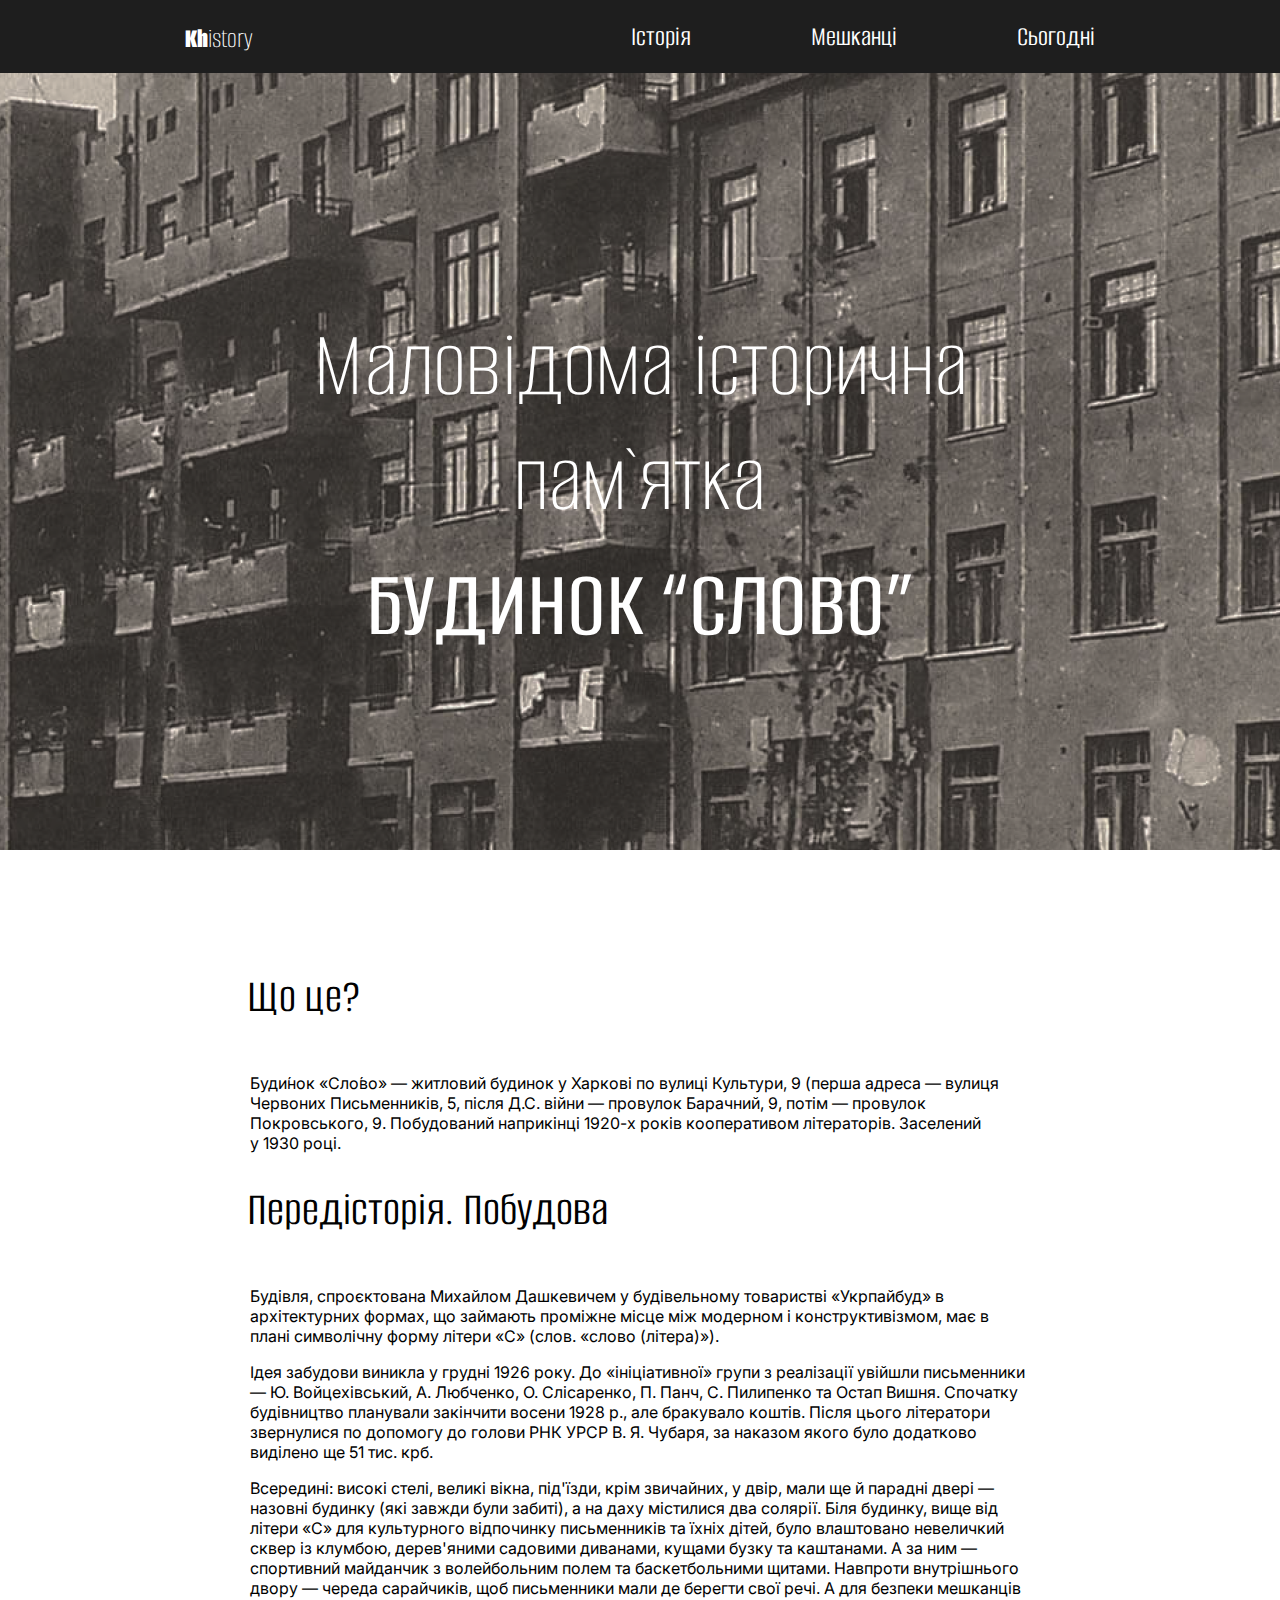
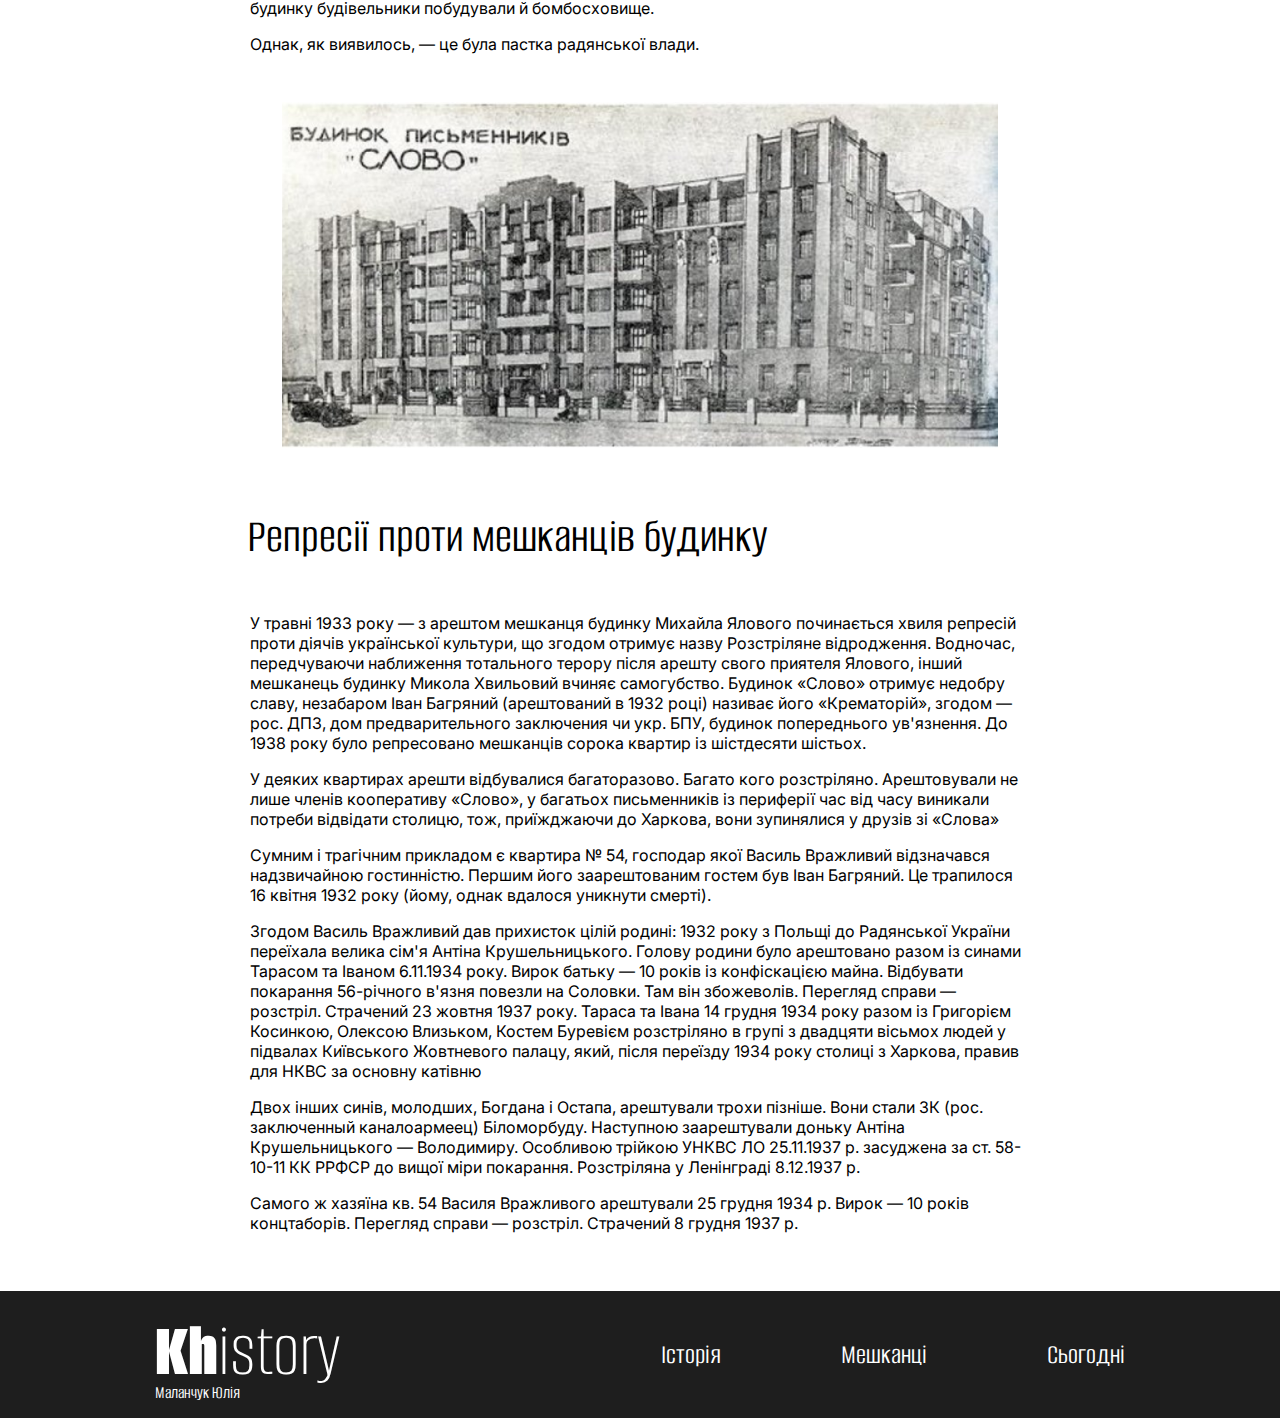
<file: index.html>
<!DOCTYPE html>
<html lang="en">
<head>
    <meta charset="UTF-8">
    <meta name="viewport" content="width=device-width, initial-scale=1.0">
    <link rel="preconnect" href="https://fonts.googleapis.com">
    <link rel="preconnect" href="https://fonts.gstatic.com" crossorigin>
    <link href="https://fonts.googleapis.com/css2?family=Alumni+Sans:ital,wght@0,500;1,500&family=Crimson+Pro:ital,wght@0,400;0,700;1,400&family=Inter:wght@500&display=swap" rel="stylesheet">
    <link rel="preconnect" href="https://fonts.googleapis.com">
    <link rel="preconnect" href="https://fonts.gstatic.com" crossorigin>
    <link href="https://fonts.googleapis.com/css2?family=Crimson+Pro:ital,wght@0,400;0,700;1,400&family=Inter:wght@500&display=swap" rel="stylesheet">
    <link rel="stylesheet" href="style.css">
    <title>Khistory</title>
</head>
<body>
    <header>
        <h1 class="t"><a href="./index.html"><span class="kh">Kh</span><span class="end">istory</span></a></h1>    
        <nav>
                <ul>
                    <li>
                        <a href="./index.html">Історія</a>
                    </li>
                    <li>
                        <a href="./tenders.html">Мешканці</a>
                    </li>
                    <li>
                        <a href="./today.html">Сьогодні</a>
                    </li>
                </ul>
            </nav>   
    </header>
    <section class="hero"> 
        <div>
            <p class="p1" style='font-size: 96px; font-weight: 200;'>Маловідома історична пам`ятка</p>
            <p class="p2" style='font-size: 96px;'>БУДИНОК “СЛОВО”</p>
        </div>
    </section>

    <section class="text">
        <div class="container">
            <h2>Що це?</h2>
                <p>
                    Буди́нок «Сло́во» — житловий будинок у Харкові по вулиці Культури, 9 (перша адреса — вулиця Червоних Письменників, 5, після Д.С. війни — провулок Барачний, 9, потім — провулок Покровського, 9. Побудований наприкінці 1920-х років кооперативом літераторів. Заселений у 1930 році.
                </p>
                <h3>Передісторія. Побудова</h3>
                    <p>
                        Будівля, спроєктована Михайлом Дашкевичем у будівельному товаристві «Укрпайбуд» в архітектурних формах, що займають проміжне місце між модерном і конструктивізмом, має в плані символічну форму літери «С» (слов. «слово (літера)»).
                    </p>
                    <p>  
                        Ідея забудови виникла у грудні 1926 року. До «ініціативної» групи з реалізації увійшли письменники — Ю. Войцехівський, А. Любченко, О. Слісаренко, П. Панч, С. Пилипенко та Остап Вишня. Спочатку будівництво планували закінчити восени 1928 р., але бракувало коштів. Після цього літератори звернулися по допомогу до голови РНК УРСР В. Я. Чубаря, за наказом якого було додатково виділено ще 51 тис. крб.
                    </p>
                    <p>
                        Всередині: високі стелі, великі вікна, під'їзди, крім звичайних, у двір, мали ще й парадні двері — назовні будинку (які завжди були забиті), а на даху містилися два солярії. Біля будинку, вище від літери «С» для культурного відпочинку письменників та їхніх дітей, було влаштовано невеличкий сквер із клумбою, дерев'яними садовими диванами, кущами бузку та каштанами. А за ним — спортивний майданчик з волейбольним полем та баскетбольними щитами. Навпроти внутрішнього двору — череда сарайчиків, щоб письменники мали де берегти свої речі. А для безпеки мешканців будинку будівельники побудували й бомбосховище.
                    </p>
                    <p>
                        Однак, як виявилось, — це була пастка радянської влади.
                    </p>

                    <img src="./Assets/Img/house.png" alt="">

                    <h4>Репресії проти мешканців будинку</h4>
                    <p>
                        У травні 1933 року — з арештом мешканця будинку Михайла Ялового починається хвиля репресій проти діячів української культури, що згодом отримує назву Розстріляне відродження. Водночас, передчуваючи наближення тотального терору після арешту свого приятеля Ялового, інший мешканець будинку Микола Хвильовий вчиняє самогубство. Будинок «Слово» отримує недобру славу, незабаром Іван Багряний (арештований в 1932 році) називає його «Крематорій», згодом — рос. ДПЗ, дом предварительного заключения чи укр. БПУ, будинок попереднього ув'язнення. До 1938 року було репресовано мешканців сорока квартир із шістдесяти шістьох.
                    </p>
                    <p>
                        У деяких квартирах арешти відбувалися багаторазово. Багато кого розстріляно. Арештовували не лише членів кооперативу «Слово», у багатьох письменників із периферії час від часу виникали потреби відвідати столицю, тож, приїжджаючи до Харкова, вони зупинялися у друзів зі «Слова»
                    </p>
                    <p>
                        Сумним і трагічним прикладом є квартира № 54, господар якої Василь Вражливий відзначався надзвичайною гостинністю. Першим його заарештованим гостем був Іван Багряний. Це трапилося 16 квітня 1932 року (йому, однак вдалося уникнути смерті).
                    </p>
                    <p>
                        Згодом Василь Вражливий дав прихисток цілій родині: 1932 року з Польщі до Радянської України переїхала велика сім'я Антіна Крушельницького. Голову родини було арештовано разом із синами Тарасом та Іваном 6.11.1934 року. Вирок батьку — 10 років із конфіскацією майна. Відбувати покарання 56-річного в'язня повезли на Соловки. Там він збожеволів. Перегляд справи — розстріл. Страчений 23 жовтня 1937 року. Тараса та Івана 14 грудня 1934 року разом із Григорієм Косинкою, Олексою Влизьком, Костем Буревієм розстріляно в групі з двадцяти вісьмох людей у підвалах Київського Жовтневого палацу, який, після переїзду 1934 року столиці з Харкова, правив для НКВС за основну катівню
                    </p>
                    <p>
                        Двох інших синів, молодших, Богдана і Остапа, арештували трохи пізніше. Вони стали ЗК (рос. заключенный каналоармеец) Біломорбуду. Наступною заарештували доньку Антіна Крушельницького — Володимиру. Особливою трійкою УНКВС ЛО 25.11.1937 р. засуджена за ст. 58-10-11 КК РРФСР до вищої міри покарання. Розстріляна у Ленінграді 8.12.1937 р.
                    </p>
                    <p>
                        Самого ж хазяїна кв. 54 Василя Вражливого арештували 25 грудня 1934 р. Вирок — 10 років концтаборів. Перегляд справи — розстріл. Страчений 8 грудня 1937 р.
                    </p>
        </div>
    </section>

    <footer>
        <div class="f_cont">
            <h1 class="t"><a href="./index.html"  id="footer_title"><span class="kh">Kh</span><span class="end">istory</span></a></h1>   
            <p>Маланчук Юлія</p> 
        </div>
        <nav>
            <ul>
                <li>
                    <a href="">Історія</a>
                </li>
                <li>
                    <a href="">Мешканці</a>
                </li>
                <li>
                    <a href="">Сьогодні</a>
                </li>
            </ul>
        </nav>   
    </footer>
</body>
</html>
</file>
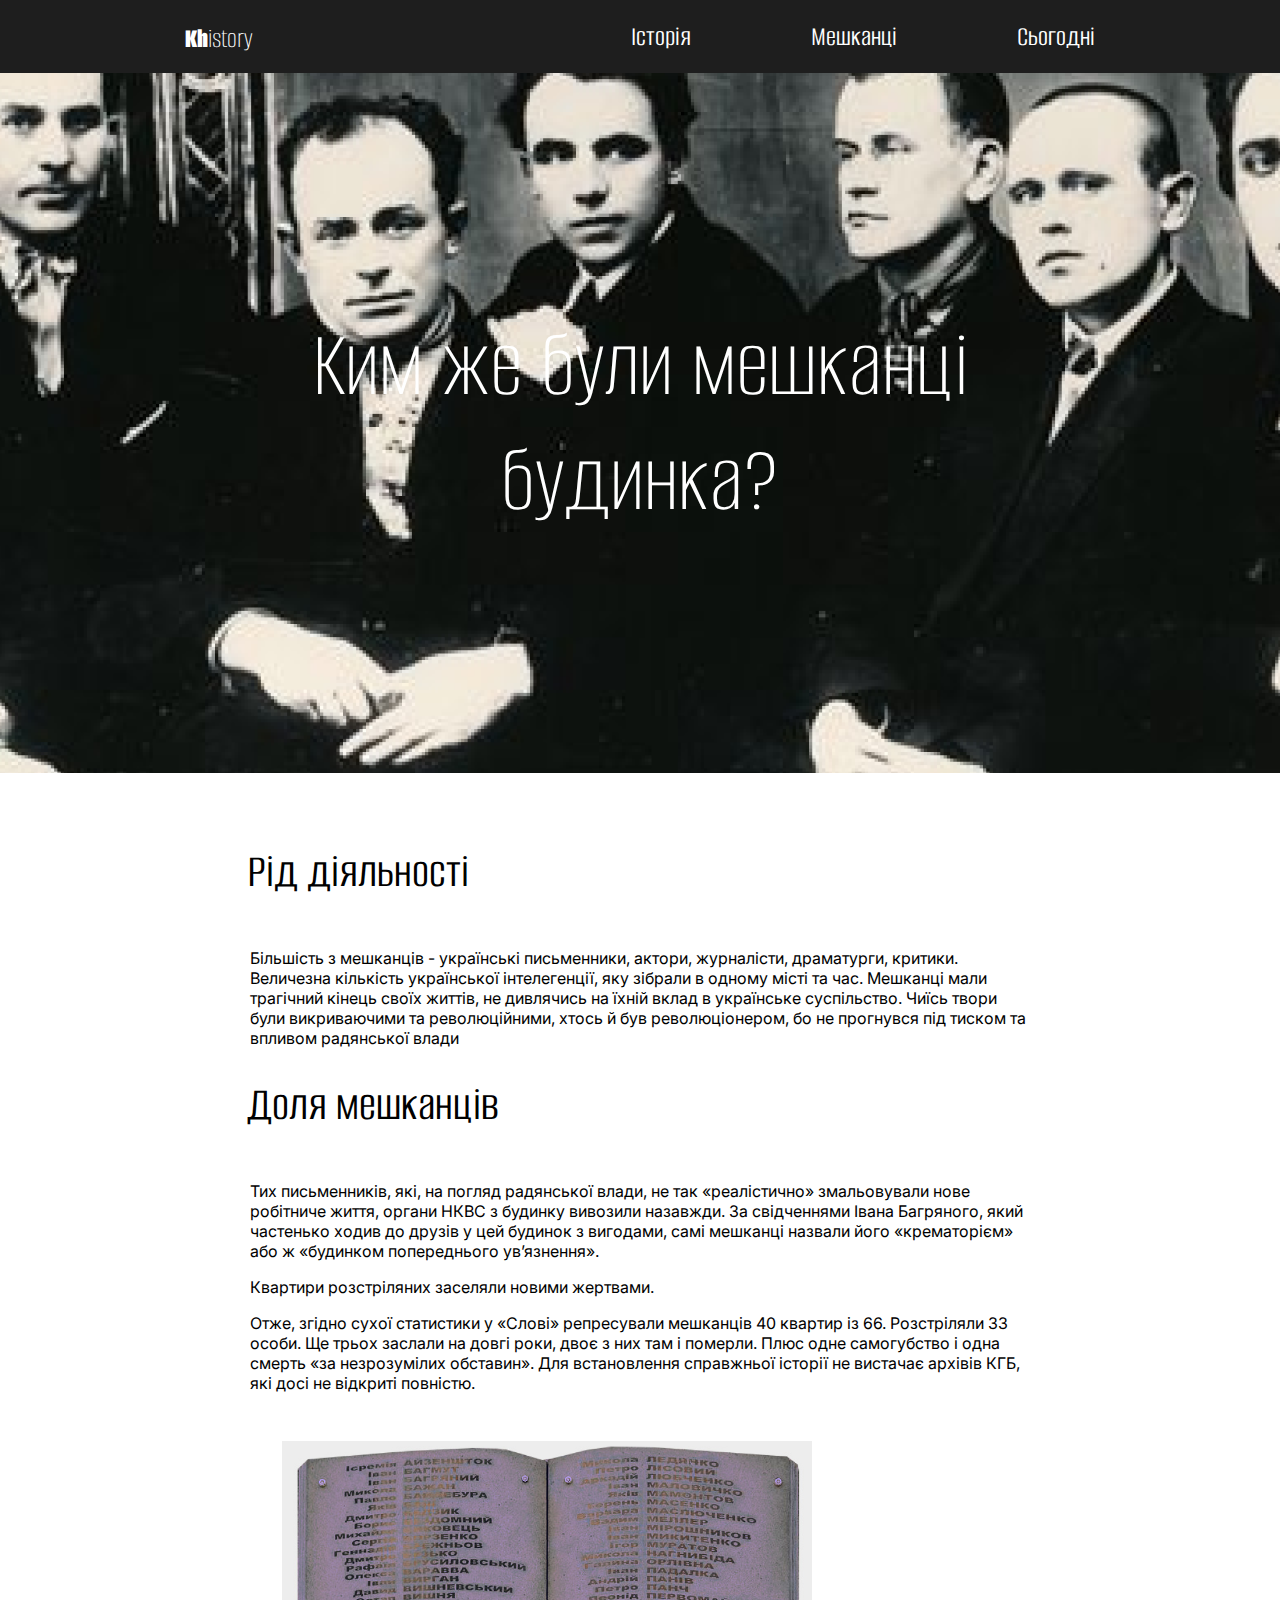
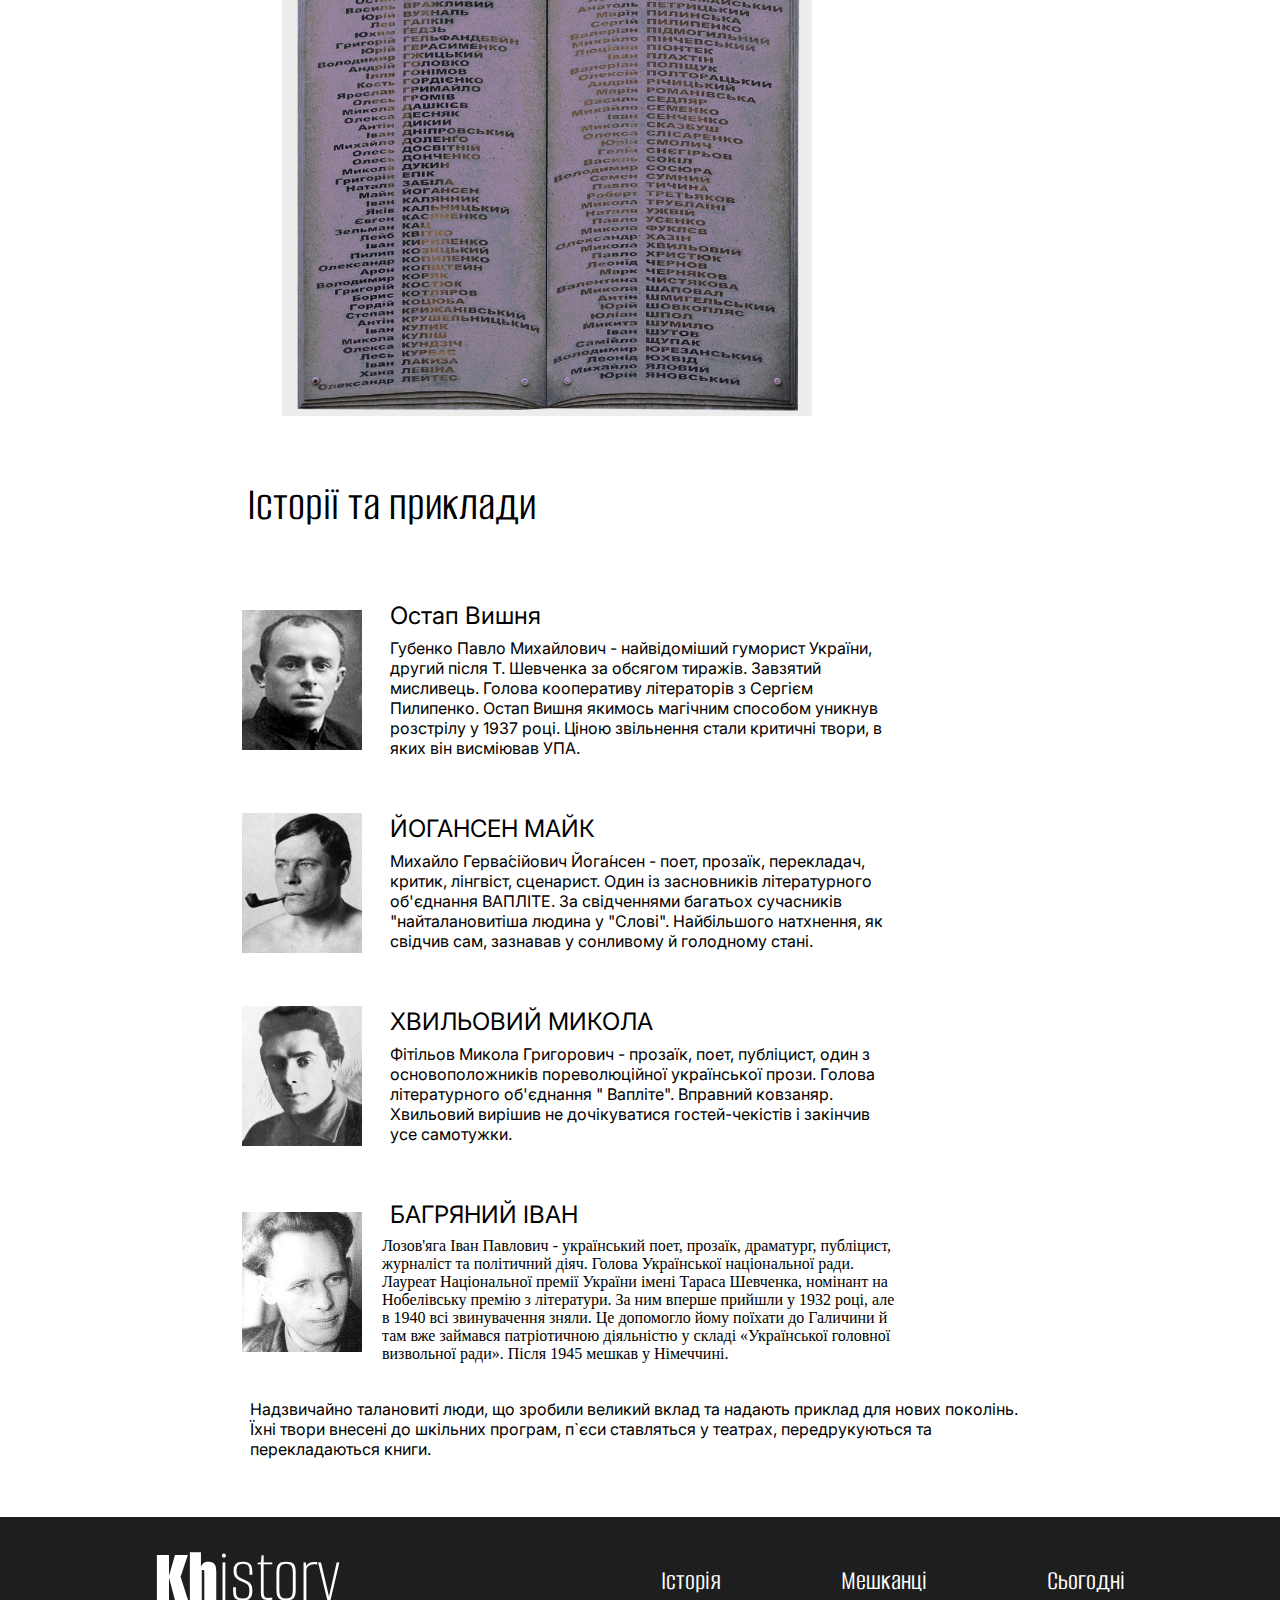
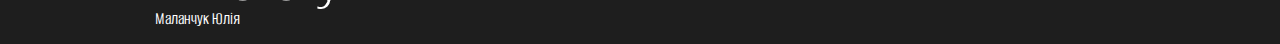
<file: tenders.html>
<!DOCTYPE html>
<html lang="en">
<head>
    <meta charset="UTF-8">
    <meta name="viewport" content="width=device-width, initial-scale=1.0">
    <link rel="preconnect" href="https://fonts.googleapis.com">
    <link rel="preconnect" href="https://fonts.gstatic.com" crossorigin>
    <link href="https://fonts.googleapis.com/css2?family=Alumni+Sans:ital,wght@0,500;1,500&family=Crimson+Pro:ital,wght@0,400;0,700;1,400&family=Inter:wght@500&display=swap" rel="stylesheet">
    <link rel="preconnect" href="https://fonts.googleapis.com">
    <link rel="preconnect" href="https://fonts.gstatic.com" crossorigin>
    <link href="https://fonts.googleapis.com/css2?family=Crimson+Pro:ital,wght@0,400;0,700;1,400&family=Inter:wght@500&display=swap" rel="stylesheet">
    <link rel="stylesheet" href="style.css">
    <title>Khistory</title>
</head>
<body>
    <header>
            <h1 class="t"><a href="./index.html"><span class="kh">Kh</span><span class="end">istory</span></a></h1>    
            <nav>
                <ul>
                    <li>
                        <a href="./index.html">Історія</a>
                    </li>
                    <li>
                        <a href="">Мешканці</a>
                    </li>
                    <li>
                        <a href="./today.html">Сьогодні</a>
                    </li>
                </ul>
            </nav>   
    </header>

    <section class="hero" id="hero2"> 
        <div>
            <p class="p1" style='font-size: 96px; font-weight: 200;'>
                Ким же були мешканці будинка?
            </p>
        </div>
    </section>

    <section class="text">
        <div class="container">
            <h2>Рід діяльності</h2>
            <p>
                Більшість з мешканців - українські письменники, актори, журналісти, драматурги, критики. Величезна кількість української інтелегенції, яку зібрали в одному місті та час. Мешканці мали трагічний кінець своїх життів, не дивлячись на їхній вклад в українське суспільство. Чиїсь твори були викриваючими та революційними, хтось й був революціонером, бо не прогнувся під тиском та впливом радянської влади
            </p>

            <h3>Доля мешканців </h3>
            <p>
                Тих письменників, які, на погляд радянської влади, не так «реалістично» змальовували нове робітниче життя, органи НКВС з будинку вивозили назавжди. За свідченнями Івана Багряного, який частенько ходив до друзів у цей будинок з вигодами, самі мешканці назвали його «крематорієм» або ж «будинком попереднього ув’язнення».
            </p>
            <p>
                Квартири розстріляних заселяли новими жертвами.
            </p>
            <p>
                Отже, згідно сухої статистики у «Слові» репресували мешканців 40 квартир із 66. Розстріляли 33 особи. Ще трьох заслали на довгі роки, двоє з них там і померли. Плюс одне самогубство і одна смерть «за незрозумілих обставин». Для встановлення справжньої історії не вистачає архівів КГБ, які досі не відкриті повністю.
            </p>
            <img src="./Assets/Img/book.png" class="img_tenders" alt="">

            <h3>Історії та приклади</h3>

            <div class="poets">
                <div class="poet">
                    <img src="./Assets/Img/poet1.png" style="width: 120px; height: 140px; margin: 0;" alt="">
                        <div class="info">
                            <p class="title">Остап Вишня</p>
                            <p>Губенко Павло Михайлович - найвідоміший гуморист України, другий після Т. Шевченка за обсягом тиражів. Завзятий мисливець. Голова кооперативу літераторів з Сергієм Пилипенко. Остап Вишня якимось магічним способом уникнув розстрілу у 1937 році. Ціною звільнення стали критичні твори, в яких він висміював УПА.</p>
                        </div>
                </div>
                <div class="poet">
                    <img src="./Assets/Img/poet2.png" style="width: 120px; height: 140px; margin: 0;" alt="">
                        <div class="info">
                            <p class="title">ЙОГАНСЕН МАЙК</p>
                            <p>Михайло Герва́сійович Йога́нсен - поет, прозаїк, перекладач, критик, лінгвіст, сценарист. Один із засновників літературного об'єднання ВАПЛІТЕ. За свідченнями багатьох сучасників "найталановитіша людина у "Слові". Найбільшого натхнення, як свідчив сам, зазнавав у сонливому й голодному стані.</p>
                        </div>
                </div>
                <div class="poet">
                    <img src="./Assets/Img/poet3.png" style="width: 120px; height: 140px; margin: 0;" alt="">
                        <div class="info">
                            <p class="title">ХВИЛЬОВИЙ МИКОЛА</p>
                            <p>Фітільов Микола Григорович - прозаїк, поет, публіцист, один з основоположників пореволюційної української прози. Голова літературного об'єднання " Вапліте". Вправний ковзаняр. Хвильовий вирішив не дочікуватися гостей-чекістів і закінчив усе самотужки.</p>
                        </div>
                </div>
                <div class="poet">
                    <img src="./Assets/Img/poet4.png" style="width: 120px; height: 140px; margin: 0;" alt="">
                        <div class="info">
                            <p class="title">БАГРЯНИЙ ІВАН
                            </p>
                                Лозов'яга Іван Павлович - український поет, прозаїк, драматург, публіцист, журналіст та політичний діяч. Голова Української національної ради. Лауреат Національної премії України імені Тараса Шевченка, номінант на Нобелівську премію з літератури. За ним вперше прийшли у 1932 році, але в 1940 всі звинувачення зняли. Це допомогло йому поїхати до Галичини й там вже займався патріотичною діяльністю у складі «Української головної визвольної ради». Після 1945 мешкав у Німеччині.
                            </p>
                        </div>
                </div>
            </div>
            <p>
                Надзвичайно талановиті люди, що зробили великий вклад та надають приклад для нових поколінь. Їхні твори внесені до шкільних програм, п`єси ставляться у театрах, передрукуються та перекладаються книги.
            </p>
        </div>
    </section>

    <footer>
        <div class="f_cont">
            <h1 class="t"><a href="./index.html"  id="footer_title"><span class="kh">Kh</span><span class="end">istory</span></a></h1>   
            <p>Маланчук Юлія</p> 
        </div>
        <nav>
            <ul>
                <li>
                    <a href="">Історія</a>
                </li>
                <li>
                    <a href="">Мешканці</a>
                </li>
                <li>
                    <a href="">Сьогодні</a>
                </li>
            </ul>
        </nav>   
    </footer>
</body>
</html>
</file>
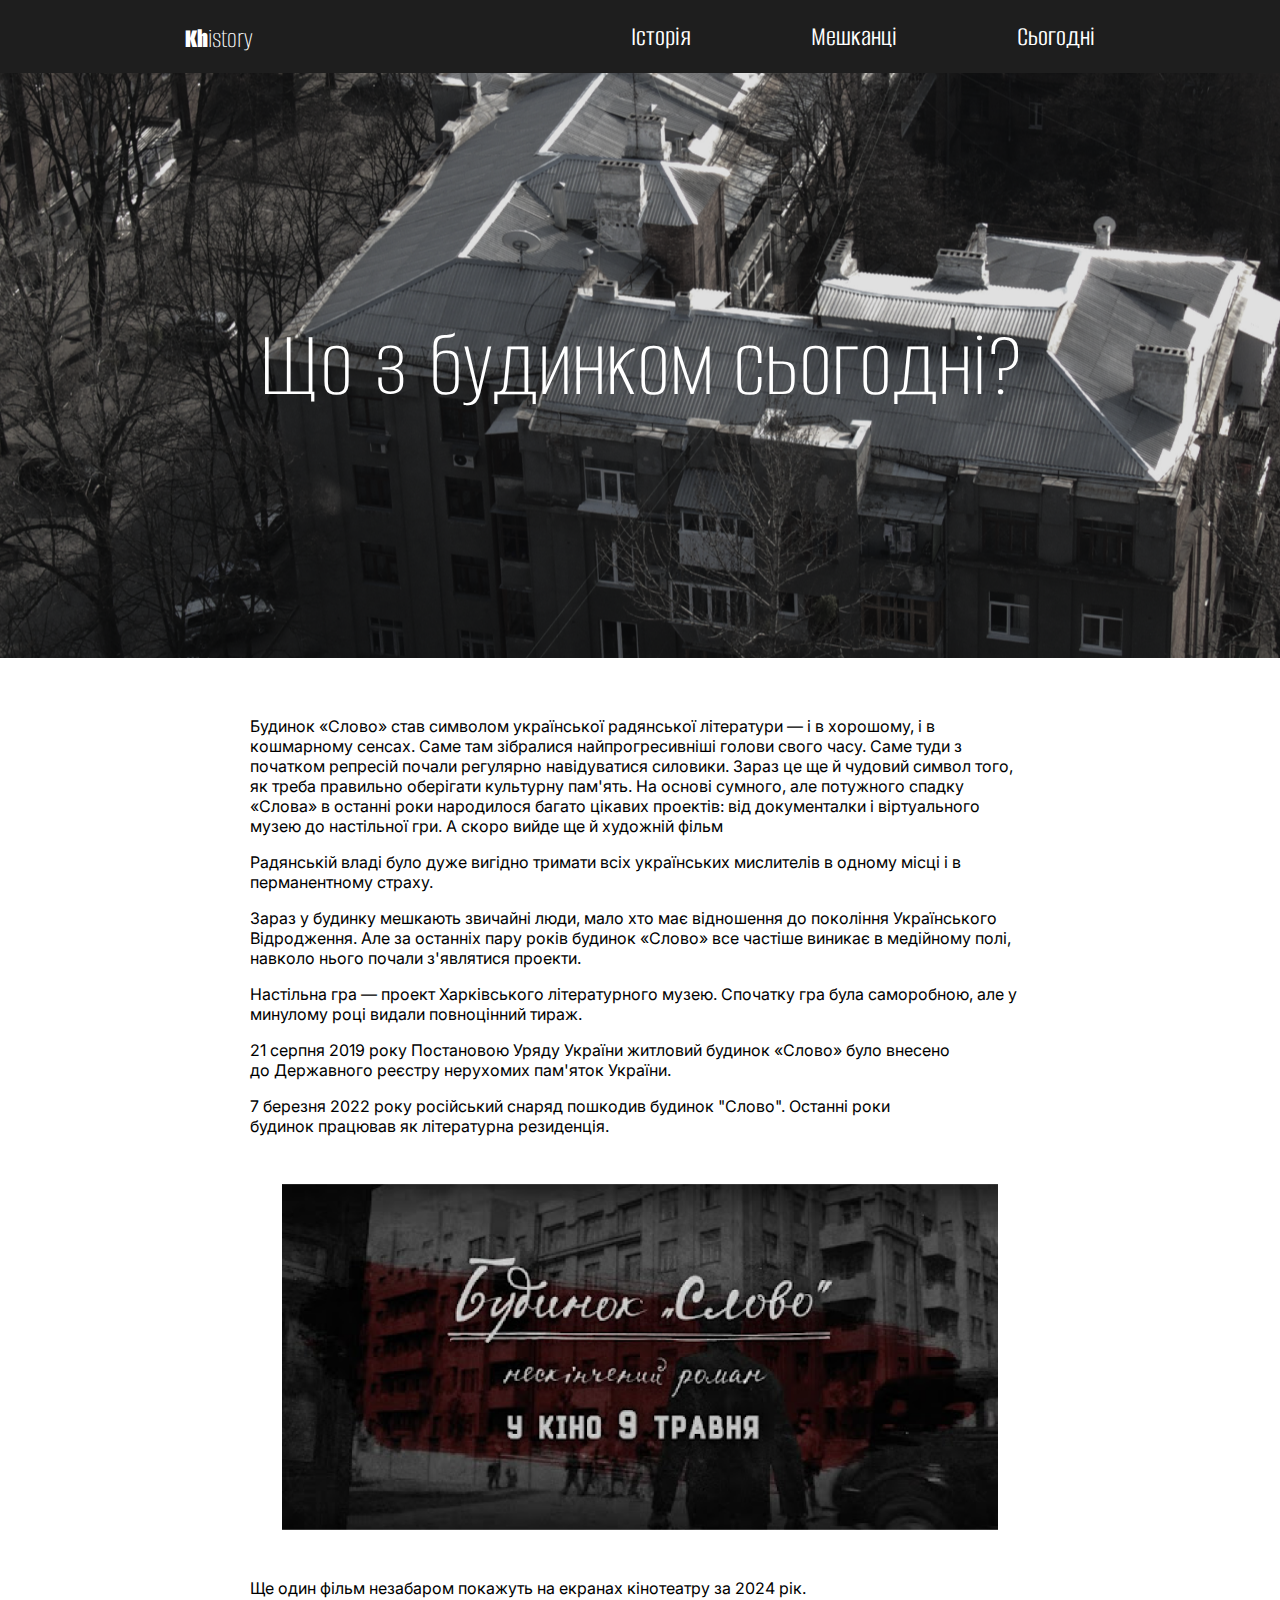
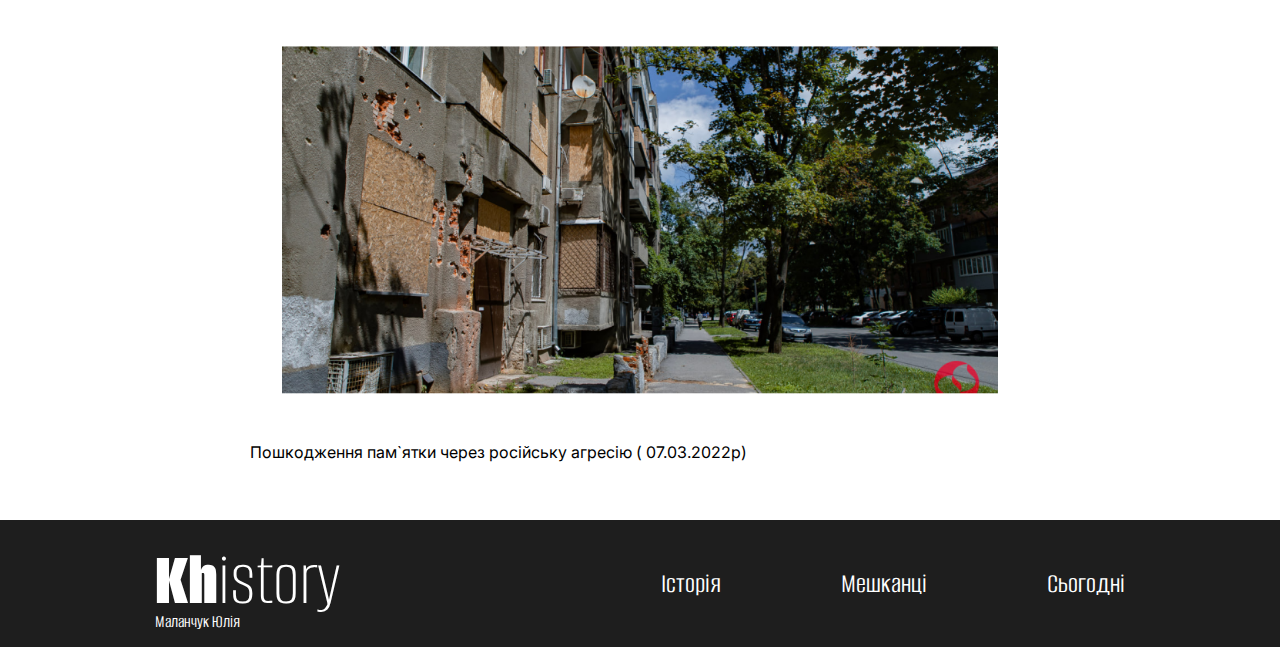
<file: today.html>
<!DOCTYPE html>
<html lang="en">
<head>
    <meta charset="UTF-8">
    <meta name="viewport" content="width=device-width, initial-scale=1.0">
    <link rel="preconnect" href="https://fonts.googleapis.com">
    <link rel="preconnect" href="https://fonts.gstatic.com" crossorigin>
    <link href="https://fonts.googleapis.com/css2?family=Alumni+Sans:ital,wght@0,500;1,500&family=Crimson+Pro:ital,wght@0,400;0,700;1,400&family=Inter:wght@500&display=swap" rel="stylesheet">
    <link rel="preconnect" href="https://fonts.googleapis.com">
    <link rel="preconnect" href="https://fonts.gstatic.com" crossorigin>
    <link href="https://fonts.googleapis.com/css2?family=Crimson+Pro:ital,wght@0,400;0,700;1,400&family=Inter:wght@500&display=swap" rel="stylesheet">
    <link rel="stylesheet" href="style.css">
    <title>Khistory</title>
</head>
<body>
    <header>
        <h1 class="t"><a href="./index.html"><span class="kh">Kh</span><span class="end">istory</span></a></h1>    
        <nav>
                <ul>
                    <li>
                        <a href="./index.html">Історія</a>
                    </li>
                    <li>
                        <a href="./tenders.html">Мешканці</a>
                    </li>
                    <li>
                        <a href="">Сьогодні</a>
                    </li>
                </ul>
            </nav>   
    </header>

    <section class="hero" id="hero3"> 
        <div>
            <p class="p1" style='font-size: 96px; font-weight: 200;'>Що з будинком сьогодні?</p>
        </div>
    </section>

    <section class="text">
        <div class="container">
            <p>
                Будинок «Слово» став символом української радянської літератури — і в хорошому, і в кошмарному сенсах. Саме там зібралися найпрогресивніші голови свого часу. Саме туди з початком репресій почали регулярно навідуватися силовики. Зараз це ще й чудовий символ того, як треба правильно оберігати культурну пам'ять. На основі сумного, але потужного спадку «Слова» в останні роки народилося багато цікавих проектів: від документалки і віртуального музею до настільної гри. А скоро вийде ще й художній фільм
            </p>
            <p>
                Радянській владі було дуже вигідно тримати всіх українських мислителів в одному місці і в перманентному страху.
            </p>
            <p>
                Зараз у будинку мешкають звичайні люди, мало хто має відношення до покоління Українського Відродження. Але за останніх пару років будинок «Слово» все частіше виникає в медійному полі, навколо нього почали з'являтися проекти.
            </p>
            <p>
                Настільна гра — проект Харківського літературного музею. Спочатку гра була саморобною, але у минулому році видали повноцінний тираж.
            </p>
            <p>
                21 серпня 2019 року Постановою Уряду України житловий будинок «Слово» було внесено до Державного реєстру нерухомих пам'яток України.
            </p>
            <p>
                7 березня 2022 року російський снаряд пошкодив будинок "Слово". Останні роки будинок працював як літературна резиденція.
            </p>

            <img src="./Assets/Img/photo1.png" alt="">

            <p>
                Ще один фільм незабаром покажуть на екранах кінотеатру за 2024 рік.
            </p>
            <img src="./Assets/Img/photo2.png" alt="">
            <p>Пошкодження пам`ятки через російську агресію ( 07.03.2022р)</p>
        </div>
    </section>

    <footer>
        <div class="f_cont">
            <h1 class="t"><a href="./index.html"  id="footer_title"><span class="kh">Kh</span><span class="end">istory</span></a></h1>   
            <p>Маланчук Юлія</p> 
        </div>
        <nav>
            <ul>
                <li>
                    <a href="">Історія</a>
                </li>
                <li>
                    <a href="">Мешканці</a>
                </li>
                <li>
                    <a href="">Сьогодні</a>
                </li>
            </ul>
        </nav>   
    </footer>
    
</body>
</html>
</file>
<file: style.css>
* {
    margin: 0;
    box-sizing: border-box;
  }

header, footer {
    margin: 0;
    padding: 15px;
    display: flex;
    color: #fff;
    align-items: center;
    background-color: #1E1E1E;
    justify-content: space-around;
}

ul {
    display: flex;
    flex-direction: row;
    align-items: center;
    justify-content: space-between;
}

li {
    margin: 0;
    list-style:none;
}

a {
    margin: 60px;
    color: #fff;
    font-size: 28px;
    text-decoration: none;
}

 p {
    font-family: "Inter"
}

a, h1, h2, h3, h4 {
    font-family: 'Alumni Sans';
}

 h2, h3, h4 {
    margin: 20px 5px 40px;
    font-size: 48px;
    font-weight: normal;
}

.hero {
   width: 100%;
   height: 100%;
   padding: 80px;
   text-align: center;
   background: #fff url('./Assets/Img/hero.png') center no-repeat fixed;
}

.hero div {
    text-align: center;
    margin: 150px;
}

.hero p {
    font-family: "Alumni Sans";
    font-weight: 500;
    color: #fff;
    padding: 5px;
}

#hero2 div {
    width: 70%;
    margin-left: 15%;
}

.text {
    width: 100%;
}

.text p {
    margin: 8px;
}

.container {
    justify-content: center;
    flex-direction: column;
    margin-left: 15%;
    text-align: left;
    padding: 50px;
    display: flex;
    width: 70%;
}

img {
    margin: 40px;
}

.img_tenders {
    width: 530px;
    height: 575px;
}

#hero2 {
   background: #fff url('./Assets/Img/tenders.png') center no-repeat fixed;
}

#hero3 {
   background: #fff url('./Assets/Img/today.png') center no-repeat;
}

.poets {
    display: flex;
    flex-direction: column;
}

.poet {
    display: flex;
    align-items: center;
    flex-direction: row;
}

.info {
    margin: 20px;
    width: 65%;
}

.infp p {
    margin: 5px;
}

.title {
    font-size: 24px;
}

.kh {
    font-weight: 900; 
}

.end {
    font-weight: 200;
}

.t {
    font-size: 35px;
}

#footer_title {
    font-size: 76px;
}

.f_cont p {
    margin-left: 60px;
    margin-top: -15px;
    font-size: 18px;
    font-family: "Alumni Sans";
}
</file>
